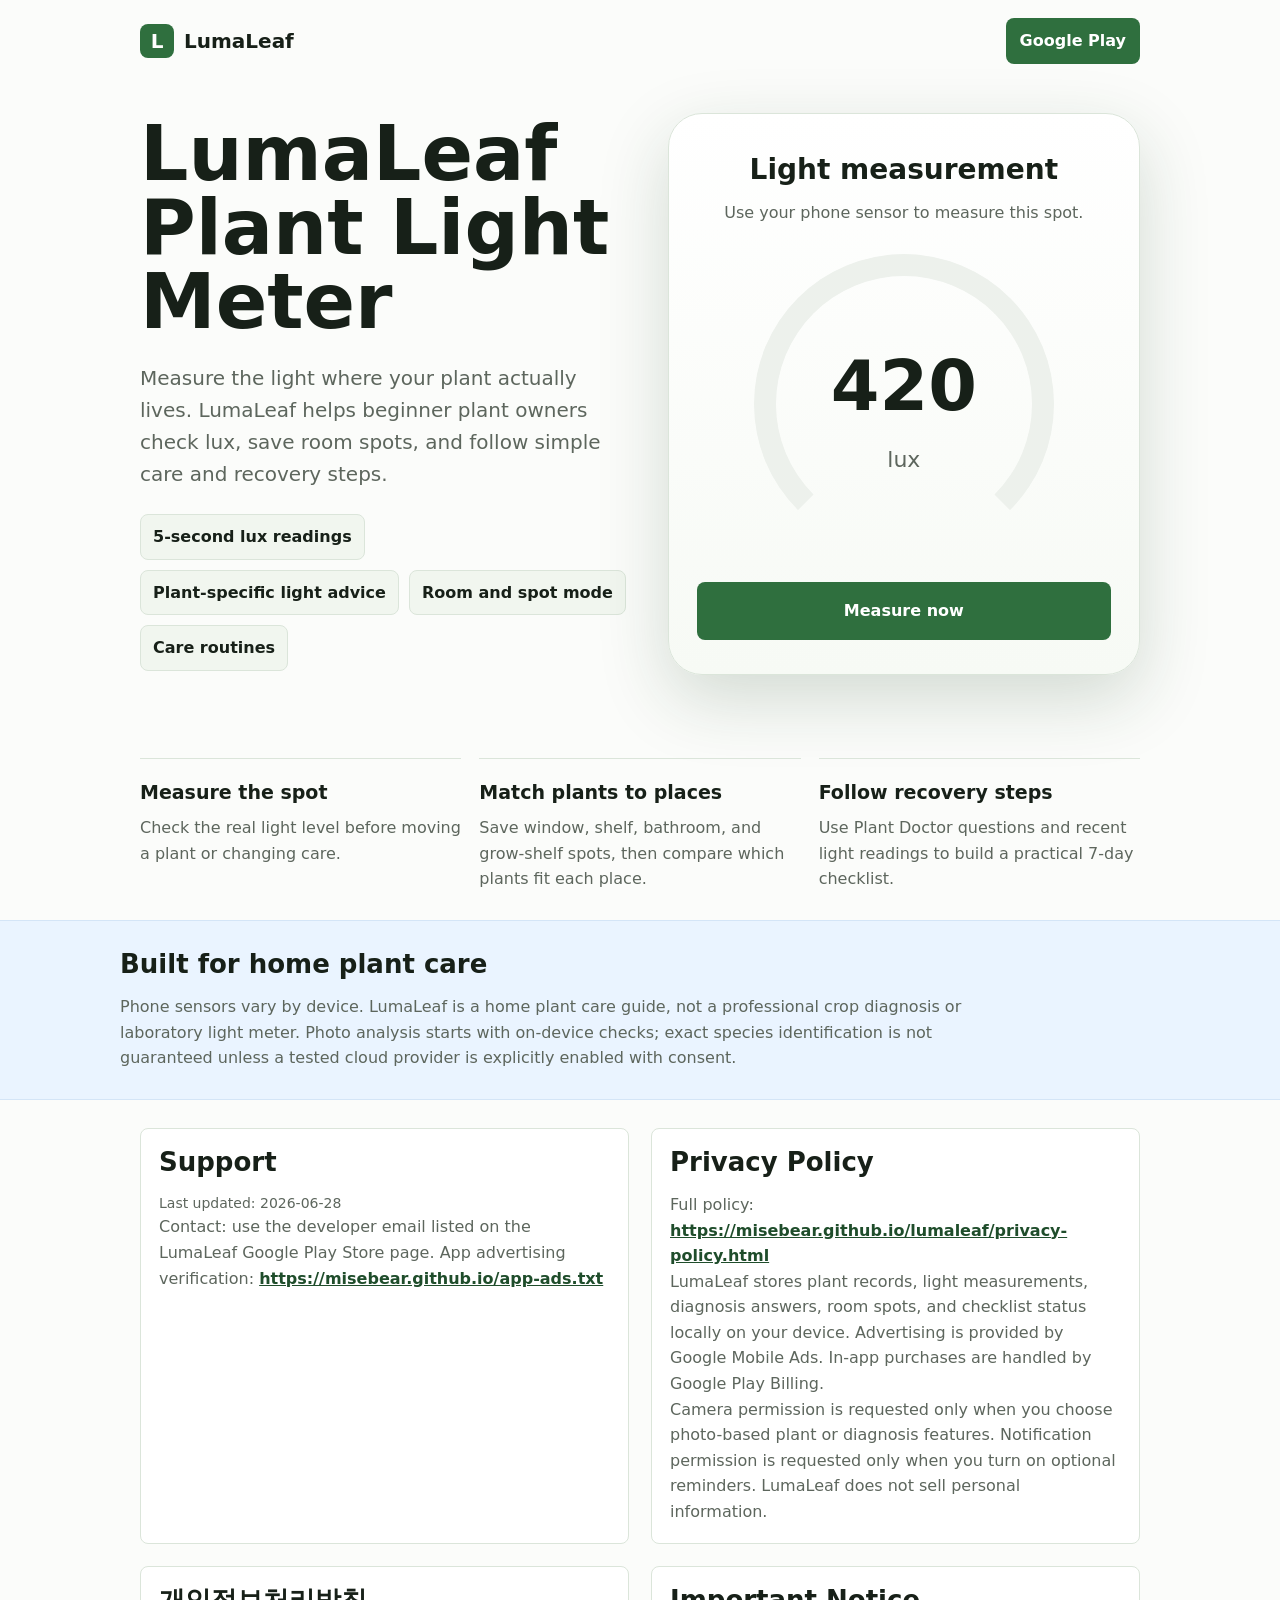
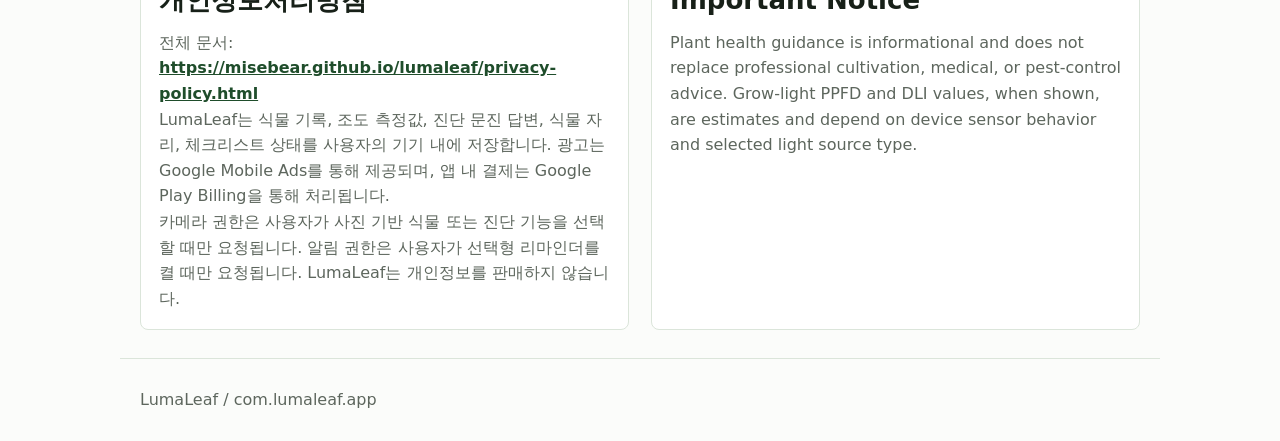
<file: lumaleaf/index.html>
<!doctype html>
<html lang="ko">
  <head>
    <meta charset="utf-8">
    <meta name="viewport" content="width=device-width, initial-scale=1">
    <title>LumaLeaf Plant Light Meter / Support</title>
    <meta
      name="description"
      content="LumaLeaf helps indoor plant owners measure plant light, save room spots, and follow practical care and recovery steps."
    >
    <style>
      :root {
        color-scheme: light;
        --bg: #fbfcfa;
        --surface: #ffffff;
        --surface-soft: #f1f6ef;
        --ink: #172018;
        --muted: #5d665d;
        --line: #dbe5da;
        --leaf: #2f6f3e;
        --leaf-deep: #1f4d2b;
        --sun: #f5bf55;
        --blue: #eaf4ff;
      }

      * {
        box-sizing: border-box;
      }

      body {
        margin: 0;
        font-family: Inter, ui-sans-serif, system-ui, -apple-system, BlinkMacSystemFont, "Segoe UI", Arial, sans-serif;
        background: var(--bg);
        color: var(--ink);
        line-height: 1.6;
      }

      a {
        color: var(--leaf-deep);
        font-weight: 700;
      }

      header,
      section,
      footer {
        padding: 28px 20px;
      }

      .wrap {
        width: min(1040px, 100%);
        margin: 0 auto;
      }

      .nav {
        display: flex;
        align-items: center;
        justify-content: space-between;
        gap: 16px;
        padding-top: 18px;
        padding-bottom: 18px;
      }

      .brand {
        display: flex;
        align-items: center;
        gap: 10px;
        font-size: 20px;
        font-weight: 850;
      }

      .mark {
        width: 34px;
        height: 34px;
        display: grid;
        place-items: center;
        border-radius: 8px;
        background: var(--leaf);
        color: #ffffff;
      }

      .store {
        display: inline-block;
        padding: 10px 14px;
        border-radius: 8px;
        background: var(--leaf);
        color: #ffffff;
        text-decoration: none;
      }

      .hero {
        min-height: 72vh;
        display: grid;
        grid-template-columns: minmax(0, 1.02fr) minmax(300px, .98fr);
        gap: 36px;
        align-items: center;
        padding-top: 18px;
        padding-bottom: 42px;
      }

      h1 {
        margin: 0 0 22px;
        font-size: clamp(42px, 7vw, 76px);
        line-height: .98;
        letter-spacing: 0;
      }

      h2 {
        margin: 0 0 14px;
        font-size: 26px;
        line-height: 1.2;
      }

      h3 {
        margin: 0 0 8px;
        font-size: 19px;
      }

      .lead {
        max-width: 660px;
        margin: 0 0 24px;
        color: var(--muted);
        font-size: 20px;
      }

      .chips {
        display: flex;
        flex-wrap: wrap;
        gap: 10px;
      }

      .chip {
        padding: 9px 12px;
        border: 1px solid var(--line);
        border-radius: 8px;
        background: var(--surface-soft);
        font-weight: 750;
      }

      .phone {
        min-height: 560px;
        display: flex;
        flex-direction: column;
        justify-content: space-between;
        padding: 34px 28px;
        border: 1px solid var(--line);
        border-radius: 34px;
        background: linear-gradient(180deg, #ffffff 0%, #f7faf5 100%);
        box-shadow: 0 24px 70px rgba(28, 64, 36, .18);
      }

      .meter-title {
        font-size: 28px;
        font-weight: 850;
        text-align: center;
      }

      .meter-copy {
        margin-top: 8px;
        color: var(--muted);
        text-align: center;
      }

      .gauge {
        width: min(300px, 78%);
        aspect-ratio: 1;
        display: grid;
        place-items: center;
        margin: 28px auto;
        border: 22px solid #edf1ec;
        border-bottom-color: transparent;
        border-radius: 50%;
      }

      .lux {
        font-size: 70px;
        font-weight: 900;
        text-align: center;
      }

      .lux span {
        display: block;
        color: var(--muted);
        font-size: 22px;
        font-weight: 500;
      }

      .action {
        padding: 16px;
        border-radius: 8px;
        background: var(--leaf);
        color: #ffffff;
        text-align: center;
        font-weight: 850;
      }

      .grid {
        display: grid;
        grid-template-columns: repeat(3, minmax(0, 1fr));
        gap: 18px;
      }

      .feature {
        padding-top: 18px;
        border-top: 1px solid var(--line);
      }

      .feature p,
      .trust p,
      .policy p,
      footer p {
        margin: 0;
        color: var(--muted);
      }

      .trust {
        border-top: 1px solid #d4e5f7;
        border-bottom: 1px solid #d4e5f7;
        background: var(--blue);
      }

      .trust p {
        max-width: 880px;
      }

      .policy {
        display: grid;
        grid-template-columns: minmax(0, 1fr) minmax(0, 1fr);
        gap: 22px;
      }

      .panel {
        padding: 18px;
        border: 1px solid var(--line);
        border-radius: 8px;
        background: var(--surface);
      }

      .meta {
        color: var(--muted);
        font-size: 14px;
      }

      footer {
        border-top: 1px solid var(--line);
      }

      @media (max-width: 820px) {
        .hero {
          min-height: auto;
          grid-template-columns: 1fr;
        }

        .phone {
          min-height: 500px;
        }

        .grid,
        .policy {
          grid-template-columns: 1fr;
        }

        .nav {
          align-items: flex-start;
        }
      }
    </style>
  </head>
  <body>
    <header class="wrap nav">
      <div class="brand"><span class="mark">L</span> LumaLeaf</div>
      <a class="store" href="https://play.google.com/store/apps/details?id=com.lumaleaf.app">Google Play</a>
    </header>

    <main>
      <section class="wrap hero">
        <div>
          <h1>LumaLeaf Plant Light Meter</h1>
          <p class="lead">
            Measure the light where your plant actually lives. LumaLeaf helps beginner plant owners check lux,
            save room spots, and follow simple care and recovery steps.
          </p>
          <div class="chips" aria-label="LumaLeaf features">
            <span class="chip">5-second lux readings</span>
            <span class="chip">Plant-specific light advice</span>
            <span class="chip">Room and spot mode</span>
            <span class="chip">Care routines</span>
          </div>
        </div>
        <div class="phone" aria-label="LumaLeaf light meter preview">
          <div>
            <div class="meter-title">Light measurement</div>
            <div class="meter-copy">Use your phone sensor to measure this spot.</div>
          </div>
          <div class="gauge"><div class="lux">420<span>lux</span></div></div>
          <div class="action">Measure now</div>
        </div>
      </section>

      <section class="wrap grid" aria-label="Product features">
        <div class="feature">
          <h3>Measure the spot</h3>
          <p>Check the real light level before moving a plant or changing care.</p>
        </div>
        <div class="feature">
          <h3>Match plants to places</h3>
          <p>Save window, shelf, bathroom, and grow-shelf spots, then compare which plants fit each place.</p>
        </div>
        <div class="feature">
          <h3>Follow recovery steps</h3>
          <p>Use Plant Doctor questions and recent light readings to build a practical 7-day checklist.</p>
        </div>
      </section>

      <section class="trust">
        <div class="wrap">
          <h2>Built for home plant care</h2>
          <p>
            Phone sensors vary by device. LumaLeaf is a home plant care guide, not a professional crop diagnosis
            or laboratory light meter. Photo analysis starts with on-device checks; exact species identification is
            not guaranteed unless a tested cloud provider is explicitly enabled with consent.
          </p>
        </div>
      </section>

      <section class="wrap policy" aria-label="Support and privacy">
        <div class="panel">
          <h2>Support</h2>
          <p class="meta">Last updated: 2026-06-28</p>
          <p>
            Contact: use the developer email listed on the LumaLeaf Google Play Store page.
            App advertising verification:
            <a href="/app-ads.txt">https://misebear.github.io/app-ads.txt</a>
          </p>
        </div>
        <div class="panel">
          <h2>Privacy Policy</h2>
          <p>
            Full policy:
            <a href="/lumaleaf/privacy-policy.html">https://misebear.github.io/lumaleaf/privacy-policy.html</a>
          </p>
          <p>
            LumaLeaf stores plant records, light measurements, diagnosis answers, room spots, and checklist status
            locally on your device. Advertising is provided by Google Mobile Ads. In-app purchases are handled by
            Google Play Billing.
          </p>
          <p>
            Camera permission is requested only when you choose photo-based plant or diagnosis features.
            Notification permission is requested only when you turn on optional reminders. LumaLeaf does not sell
            personal information.
          </p>
        </div>
        <div class="panel">
          <h2>개인정보처리방침</h2>
          <p>
            전체 문서:
            <a href="/lumaleaf/privacy-policy.html">https://misebear.github.io/lumaleaf/privacy-policy.html</a>
          </p>
          <p>
            LumaLeaf는 식물 기록, 조도 측정값, 진단 문진 답변, 식물 자리, 체크리스트 상태를 사용자의 기기 내에 저장합니다.
            광고는 Google Mobile Ads를 통해 제공되며, 앱 내 결제는 Google Play Billing을 통해 처리됩니다.
          </p>
          <p>
            카메라 권한은 사용자가 사진 기반 식물 또는 진단 기능을 선택할 때만 요청됩니다.
            알림 권한은 사용자가 선택형 리마인더를 켤 때만 요청됩니다. LumaLeaf는 개인정보를 판매하지 않습니다.
          </p>
        </div>
        <div class="panel">
          <h2>Important Notice</h2>
          <p>
            Plant health guidance is informational and does not replace professional cultivation, medical, or
            pest-control advice. Grow-light PPFD and DLI values, when shown, are estimates and depend on device
            sensor behavior and selected light source type.
          </p>
        </div>
      </section>
    </main>

    <footer class="wrap">
      <p>LumaLeaf / com.lumaleaf.app</p>
    </footer>
  </body>
</html>
</file>
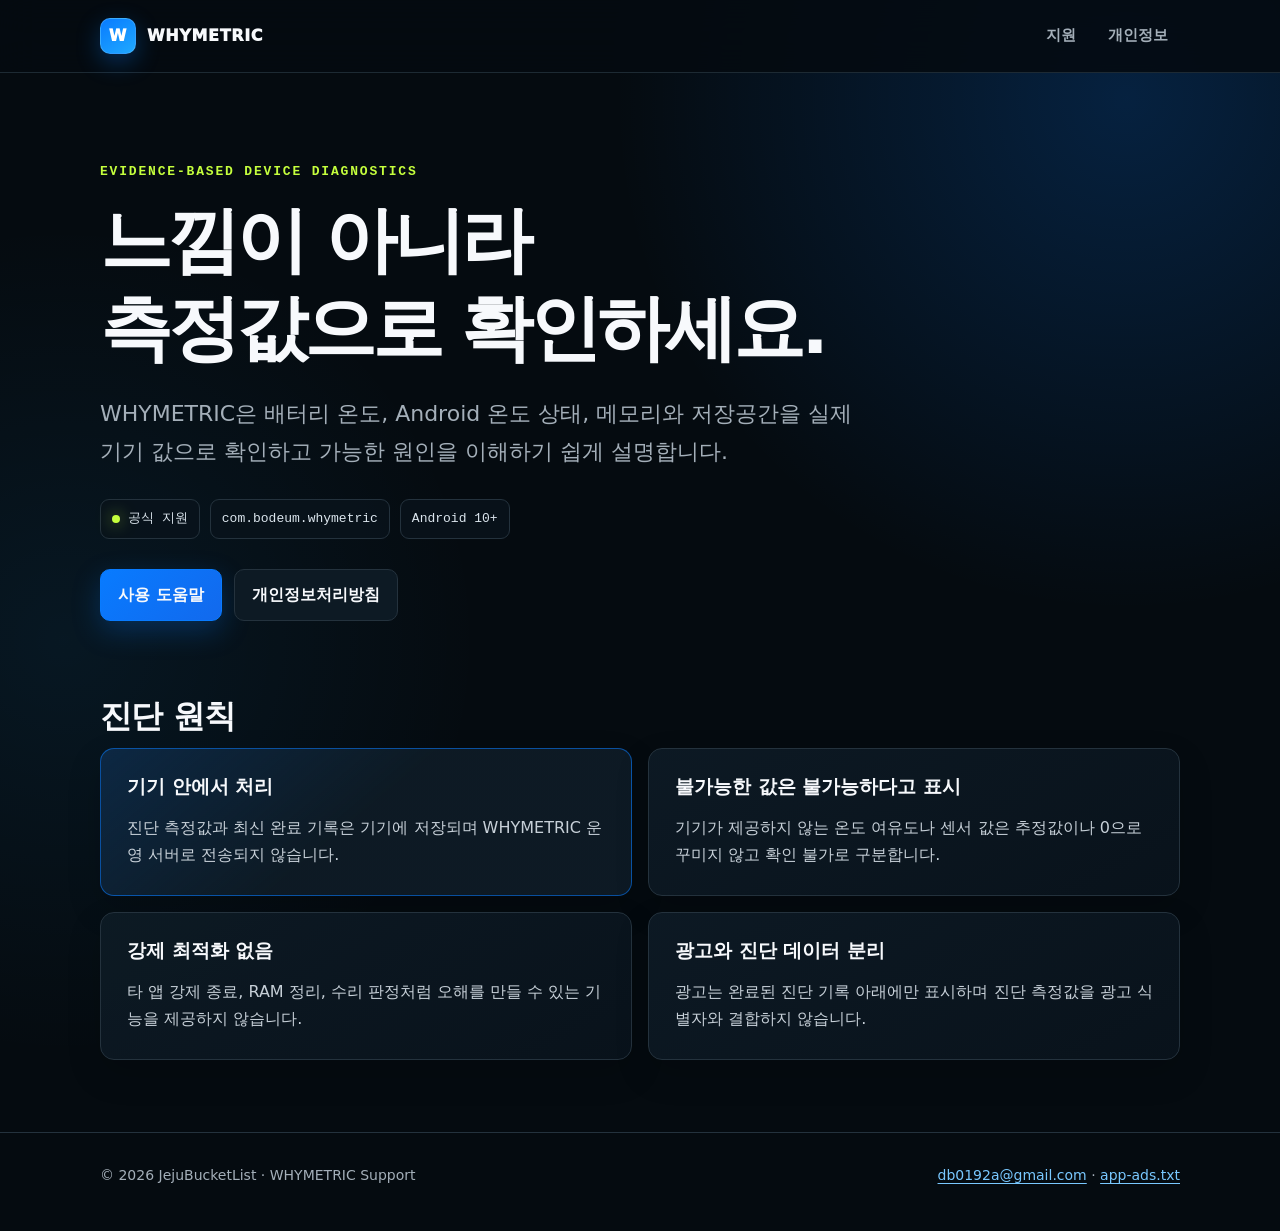
<file: whymetric/index.html>
<!doctype html>
<html lang="ko">
  <head>
    <meta charset="utf-8">
    <meta name="viewport" content="width=device-width, initial-scale=1">
    <meta name="theme-color" content="#050b10">
    <meta name="description" content="WHYMETRIC Android 기기 진단 앱의 공식 지원, 개인정보처리방침과 광고 판매자 정보를 확인하세요.">
    <link rel="canonical" href="https://misebear.github.io/whymetric/">
    <link rel="stylesheet" href="./assets/site.css">
    <title>WHYMETRIC 공식 지원</title>
    <script type="application/ld+json">
      {
        "@context": "https://schema.org",
        "@type": "SoftwareApplication",
        "name": "WHYMETRIC",
        "applicationCategory": "UtilitiesApplication",
        "operatingSystem": "Android",
        "description": "배터리 온도, Android 온도 상태, 메모리와 저장공간을 근거와 함께 설명하는 기기 진단 앱",
        "url": "https://misebear.github.io/whymetric/"
      }
    </script>
  </head>
  <body>
    <a class="skip-link" href="#content">본문으로 이동</a>
    <header class="site-header">
      <nav class="nav shell" aria-label="주요 메뉴">
        <a class="brand" href="./" aria-label="WHYMETRIC 홈">
          <span class="brand-mark" aria-hidden="true">W</span>
          <span>WHYMETRIC</span>
        </a>
        <div class="nav-links">
          <a href="./support/">지원</a>
          <a href="./privacy/">개인정보</a>
        </div>
      </nav>
    </header>

    <main id="content">
      <section class="hero shell">
        <p class="eyebrow">Evidence-based device diagnostics</p>
        <h1>느낌이 아니라<br>측정값으로 확인하세요.</h1>
        <p class="lead">
          WHYMETRIC은 배터리 온도, Android 온도 상태, 메모리와 저장공간을 실제 기기 값으로 확인하고
          가능한 원인을 이해하기 쉽게 설명합니다.
        </p>
        <div class="meta-row" aria-label="앱 정보">
          <span class="chip"><span class="dot" aria-hidden="true"></span> 공식 지원</span>
          <span class="chip">com.bodeum.whymetric</span>
          <span class="chip">Android 10+</span>
        </div>
        <div class="actions">
          <a class="button primary" href="./support/">사용 도움말</a>
          <a class="button" href="./privacy/">개인정보처리방침</a>
        </div>
      </section>

      <section class="section shell" aria-labelledby="principles-title">
        <h2 id="principles-title">진단 원칙</h2>
        <div class="grid">
          <article class="card accent">
            <h3>기기 안에서 처리</h3>
            <p>진단 측정값과 최신 완료 기록은 기기에 저장되며 WHYMETRIC 운영 서버로 전송되지 않습니다.</p>
          </article>
          <article class="card">
            <h3>불가능한 값은 불가능하다고 표시</h3>
            <p>기기가 제공하지 않는 온도 여유도나 센서 값은 추정값이나 0으로 꾸미지 않고 확인 불가로 구분합니다.</p>
          </article>
          <article class="card">
            <h3>강제 최적화 없음</h3>
            <p>타 앱 강제 종료, RAM 정리, 수리 판정처럼 오해를 만들 수 있는 기능을 제공하지 않습니다.</p>
          </article>
          <article class="card">
            <h3>광고와 진단 데이터 분리</h3>
            <p>광고는 완료된 진단 기록 아래에만 표시하며 진단 측정값을 광고 식별자와 결합하지 않습니다.</p>
          </article>
        </div>
      </section>
    </main>

    <footer class="site-footer">
      <div class="footer-row shell">
        <p>© 2026 JejuBucketList · WHYMETRIC Support</p>
        <p><a href="mailto:db0192a@gmail.com">db0192a@gmail.com</a> · <a href="../app-ads.txt">app-ads.txt</a></p>
      </div>
    </footer>
  </body>
</html>
</file>
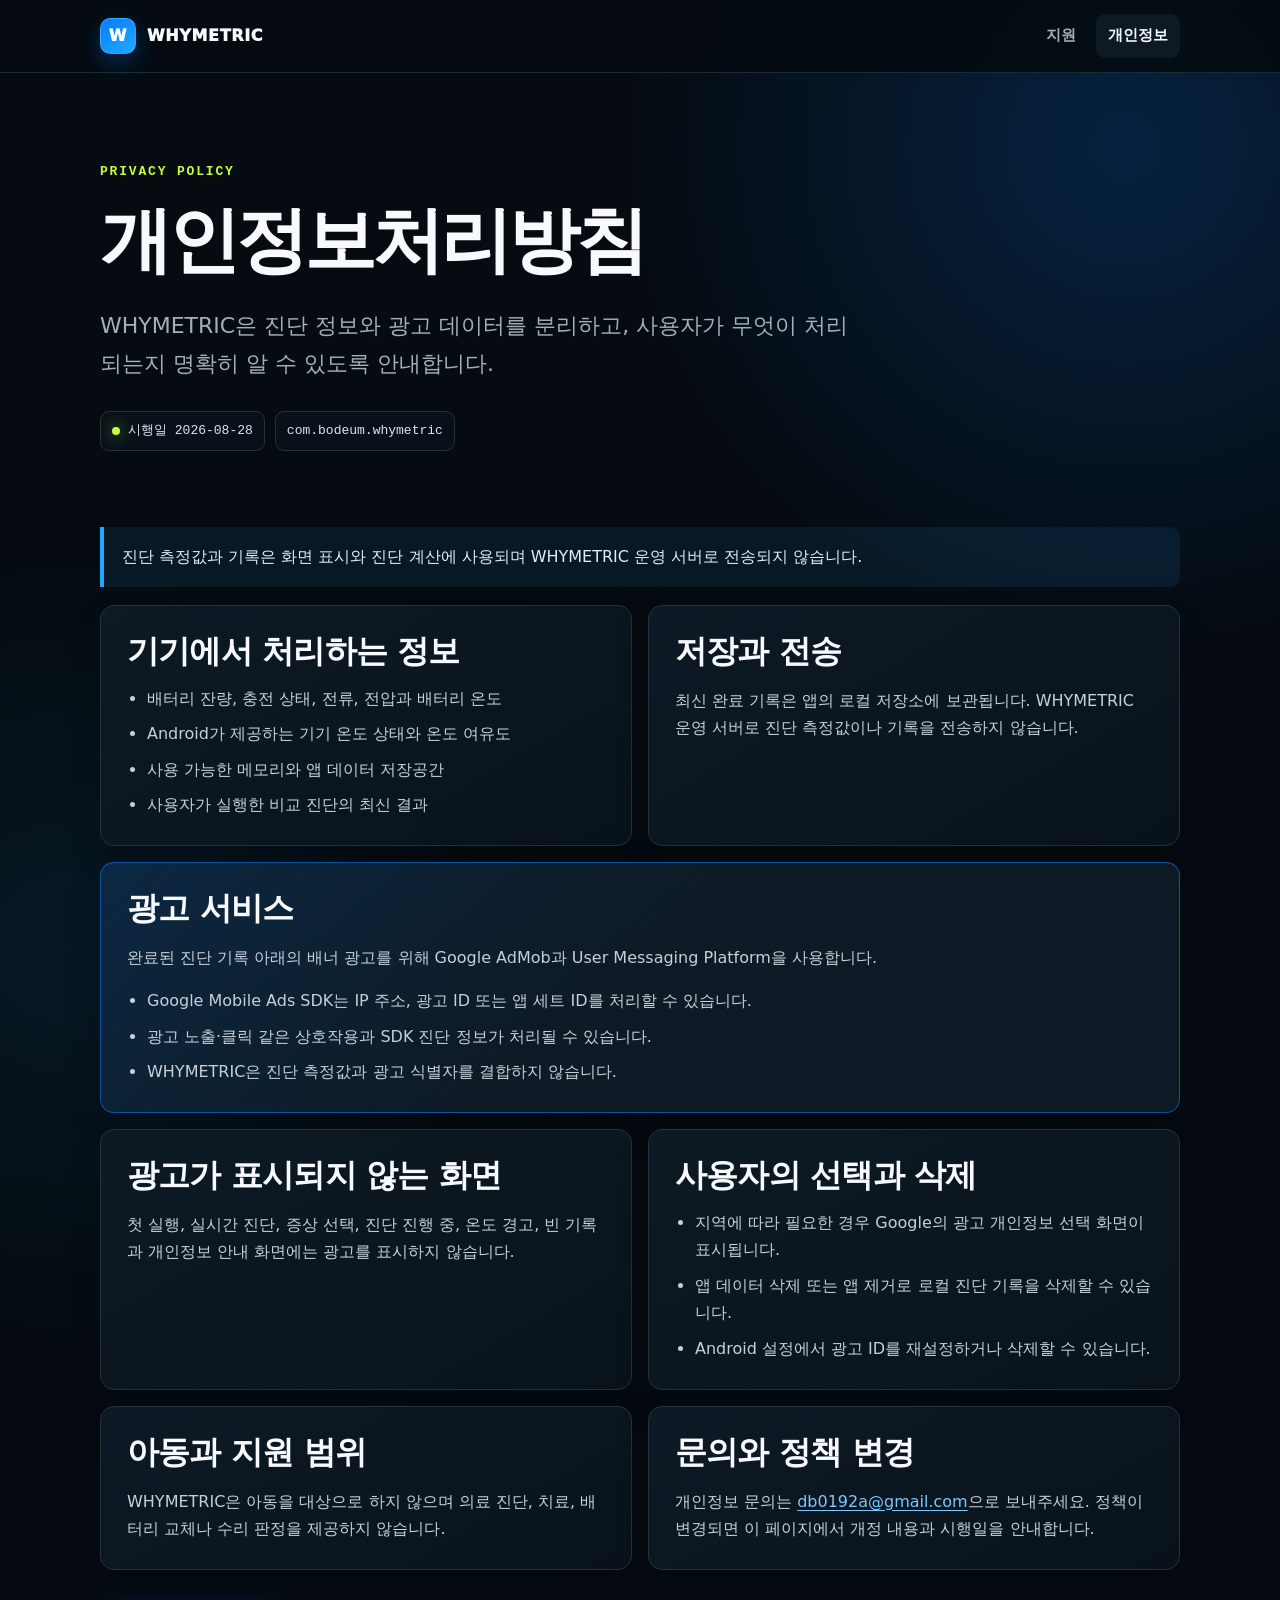
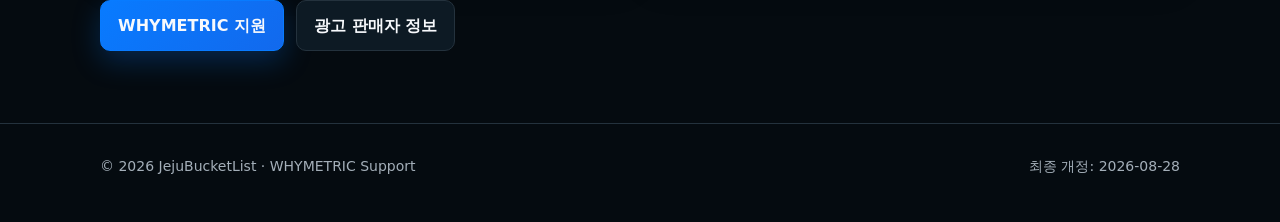
<file: whymetric/privacy/index.html>
<!doctype html>
<html lang="ko">
  <head>
    <meta charset="utf-8">
    <meta name="viewport" content="width=device-width, initial-scale=1">
    <meta name="theme-color" content="#050b10">
    <meta name="description" content="WHYMETRIC Android 진단 앱의 로컬 진단 정보, Google AdMob 데이터 처리, 보관과 삭제 방법을 안내합니다.">
    <link rel="canonical" href="https://misebear.github.io/whymetric/privacy/">
    <link rel="stylesheet" href="../assets/site.css">
    <title>WHYMETRIC 개인정보처리방침</title>
  </head>
  <body>
    <a class="skip-link" href="#content">본문으로 이동</a>
    <header class="site-header">
      <nav class="nav shell" aria-label="주요 메뉴">
        <a class="brand" href="../" aria-label="WHYMETRIC 홈">
          <span class="brand-mark" aria-hidden="true">W</span>
          <span>WHYMETRIC</span>
        </a>
        <div class="nav-links">
          <a href="../support/">지원</a>
          <a href="./" aria-current="page">개인정보</a>
        </div>
      </nav>
    </header>

    <main id="content">
      <section class="hero shell">
        <p class="eyebrow">Privacy policy</p>
        <h1>개인정보처리방침</h1>
        <p class="lead">
          WHYMETRIC은 진단 정보와 광고 데이터를 분리하고, 사용자가 무엇이 처리되는지 명확히 알 수 있도록 안내합니다.
        </p>
        <div class="meta-row">
          <span class="chip"><span class="dot" aria-hidden="true"></span> 시행일 2026-08-28</span>
          <span class="chip">com.bodeum.whymetric</span>
        </div>
      </section>

      <section class="section shell" aria-label="개인정보 처리 내용">
        <p class="notice">
          진단 측정값과 기록은 화면 표시와 진단 계산에 사용되며 WHYMETRIC 운영 서버로 전송되지 않습니다.
        </p>
        <div class="grid">
          <article class="card">
            <h2>기기에서 처리하는 정보</h2>
            <ul>
              <li>배터리 잔량, 충전 상태, 전류, 전압과 배터리 온도</li>
              <li>Android가 제공하는 기기 온도 상태와 온도 여유도</li>
              <li>사용 가능한 메모리와 앱 데이터 저장공간</li>
              <li>사용자가 실행한 비교 진단의 최신 결과</li>
            </ul>
          </article>

          <article class="card">
            <h2>저장과 전송</h2>
            <p>
              최신 완료 기록은 앱의 로컬 저장소에 보관됩니다. WHYMETRIC 운영 서버로 진단 측정값이나 기록을
              전송하지 않습니다.
            </p>
          </article>

          <article class="card wide accent">
            <h2>광고 서비스</h2>
            <p>완료된 진단 기록 아래의 배너 광고를 위해 Google AdMob과 User Messaging Platform을 사용합니다.</p>
            <ul>
              <li>Google Mobile Ads SDK는 IP 주소, 광고 ID 또는 앱 세트 ID를 처리할 수 있습니다.</li>
              <li>광고 노출·클릭 같은 상호작용과 SDK 진단 정보가 처리될 수 있습니다.</li>
              <li>WHYMETRIC은 진단 측정값과 광고 식별자를 결합하지 않습니다.</li>
            </ul>
          </article>

          <article class="card">
            <h2>광고가 표시되지 않는 화면</h2>
            <p>
              첫 실행, 실시간 진단, 증상 선택, 진단 진행 중, 온도 경고, 빈 기록과 개인정보 안내 화면에는
              광고를 표시하지 않습니다.
            </p>
          </article>

          <article class="card">
            <h2>사용자의 선택과 삭제</h2>
            <ul>
              <li>지역에 따라 필요한 경우 Google의 광고 개인정보 선택 화면이 표시됩니다.</li>
              <li>앱 데이터 삭제 또는 앱 제거로 로컬 진단 기록을 삭제할 수 있습니다.</li>
              <li>Android 설정에서 광고 ID를 재설정하거나 삭제할 수 있습니다.</li>
            </ul>
          </article>

          <article class="card">
            <h2>아동과 지원 범위</h2>
            <p>
              WHYMETRIC은 아동을 대상으로 하지 않으며 의료 진단, 치료, 배터리 교체나 수리 판정을 제공하지 않습니다.
            </p>
          </article>

          <article class="card">
            <h2>문의와 정책 변경</h2>
            <p>
              개인정보 문의는 <a href="mailto:db0192a@gmail.com">db0192a@gmail.com</a>으로 보내주세요.
              정책이 변경되면 이 페이지에서 개정 내용과 시행일을 안내합니다.
            </p>
          </article>
        </div>
        <div class="actions">
          <a class="button primary" href="../support/">WHYMETRIC 지원</a>
          <a class="button" href="../../app-ads.txt">광고 판매자 정보</a>
        </div>
      </section>
    </main>

    <footer class="site-footer">
      <div class="footer-row shell">
        <p>© 2026 JejuBucketList · WHYMETRIC Support</p>
        <p>최종 개정: 2026-08-28</p>
      </div>
    </footer>
  </body>
</html>
</file>
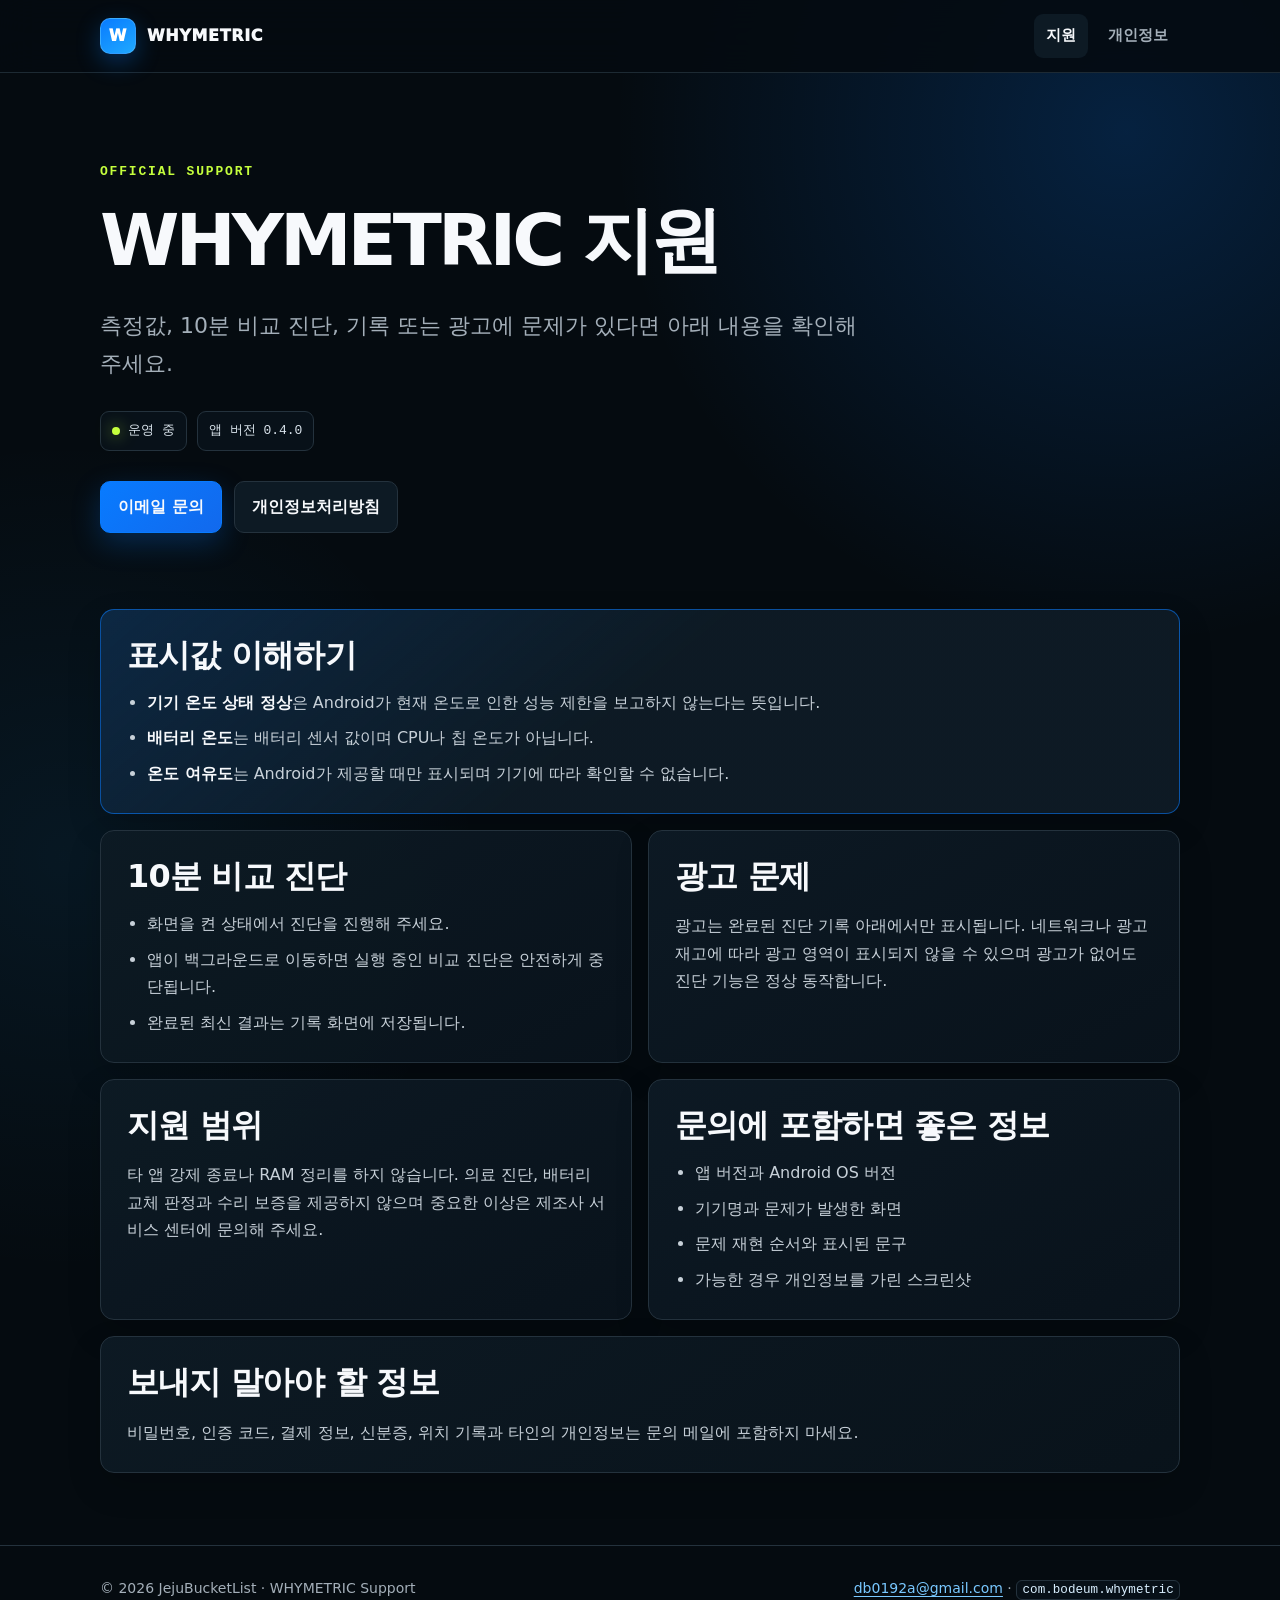
<file: whymetric/support/index.html>
<!doctype html>
<html lang="ko">
  <head>
    <meta charset="utf-8">
    <meta name="viewport" content="width=device-width, initial-scale=1">
    <meta name="theme-color" content="#050b10">
    <meta name="description" content="WHYMETRIC 배터리 온도, 기기 온도 상태, 비교 진단, 광고와 기록 관련 공식 지원 안내입니다.">
    <link rel="canonical" href="https://misebear.github.io/whymetric/support/">
    <link rel="stylesheet" href="../assets/site.css">
    <title>WHYMETRIC 지원</title>
  </head>
  <body>
    <a class="skip-link" href="#content">본문으로 이동</a>
    <header class="site-header">
      <nav class="nav shell" aria-label="주요 메뉴">
        <a class="brand" href="../" aria-label="WHYMETRIC 홈">
          <span class="brand-mark" aria-hidden="true">W</span>
          <span>WHYMETRIC</span>
        </a>
        <div class="nav-links">
          <a href="./" aria-current="page">지원</a>
          <a href="../privacy/">개인정보</a>
        </div>
      </nav>
    </header>

    <main id="content">
      <section class="hero shell">
        <p class="eyebrow">Official support</p>
        <h1>WHYMETRIC 지원</h1>
        <p class="lead">
          측정값, 10분 비교 진단, 기록 또는 광고에 문제가 있다면 아래 내용을 확인해 주세요.
        </p>
        <div class="meta-row">
          <span class="chip"><span class="dot" aria-hidden="true"></span> 운영 중</span>
          <span class="chip">앱 버전 0.4.0</span>
        </div>
        <div class="actions">
          <a class="button primary" href="mailto:db0192a@gmail.com?subject=%5BWHYMETRIC%5D%20%EB%AC%B8%EC%9D%98">이메일 문의</a>
          <a class="button" href="../privacy/">개인정보처리방침</a>
        </div>
      </section>

      <section class="section shell" aria-label="지원 안내">
        <div class="grid">
          <article class="card wide accent">
            <h2>표시값 이해하기</h2>
            <ul>
              <li><strong>기기 온도 상태 정상</strong>은 Android가 현재 온도로 인한 성능 제한을 보고하지 않는다는 뜻입니다.</li>
              <li><strong>배터리 온도</strong>는 배터리 센서 값이며 CPU나 칩 온도가 아닙니다.</li>
              <li><strong>온도 여유도</strong>는 Android가 제공할 때만 표시되며 기기에 따라 확인할 수 없습니다.</li>
            </ul>
          </article>

          <article class="card">
            <h2>10분 비교 진단</h2>
            <ul>
              <li>화면을 켠 상태에서 진단을 진행해 주세요.</li>
              <li>앱이 백그라운드로 이동하면 실행 중인 비교 진단은 안전하게 중단됩니다.</li>
              <li>완료된 최신 결과는 기록 화면에 저장됩니다.</li>
            </ul>
          </article>

          <article class="card">
            <h2>광고 문제</h2>
            <p>
              광고는 완료된 진단 기록 아래에서만 표시됩니다. 네트워크나 광고 재고에 따라 광고 영역이 표시되지
              않을 수 있으며 광고가 없어도 진단 기능은 정상 동작합니다.
            </p>
          </article>

          <article class="card">
            <h2>지원 범위</h2>
            <p>
              타 앱 강제 종료나 RAM 정리를 하지 않습니다. 의료 진단, 배터리 교체 판정과 수리 보증을 제공하지 않으며
              중요한 이상은 제조사 서비스 센터에 문의해 주세요.
            </p>
          </article>

          <article class="card">
            <h2>문의에 포함하면 좋은 정보</h2>
            <ul>
              <li>앱 버전과 Android OS 버전</li>
              <li>기기명과 문제가 발생한 화면</li>
              <li>문제 재현 순서와 표시된 문구</li>
              <li>가능한 경우 개인정보를 가린 스크린샷</li>
            </ul>
          </article>

          <article class="card wide">
            <h2>보내지 말아야 할 정보</h2>
            <p>
              비밀번호, 인증 코드, 결제 정보, 신분증, 위치 기록과 타인의 개인정보는 문의 메일에 포함하지 마세요.
            </p>
          </article>
        </div>
      </section>
    </main>

    <footer class="site-footer">
      <div class="footer-row shell">
        <p>© 2026 JejuBucketList · WHYMETRIC Support</p>
        <p><a href="mailto:db0192a@gmail.com">db0192a@gmail.com</a> · <code>com.bodeum.whymetric</code></p>
      </div>
    </footer>
  </body>
</html>
</file>
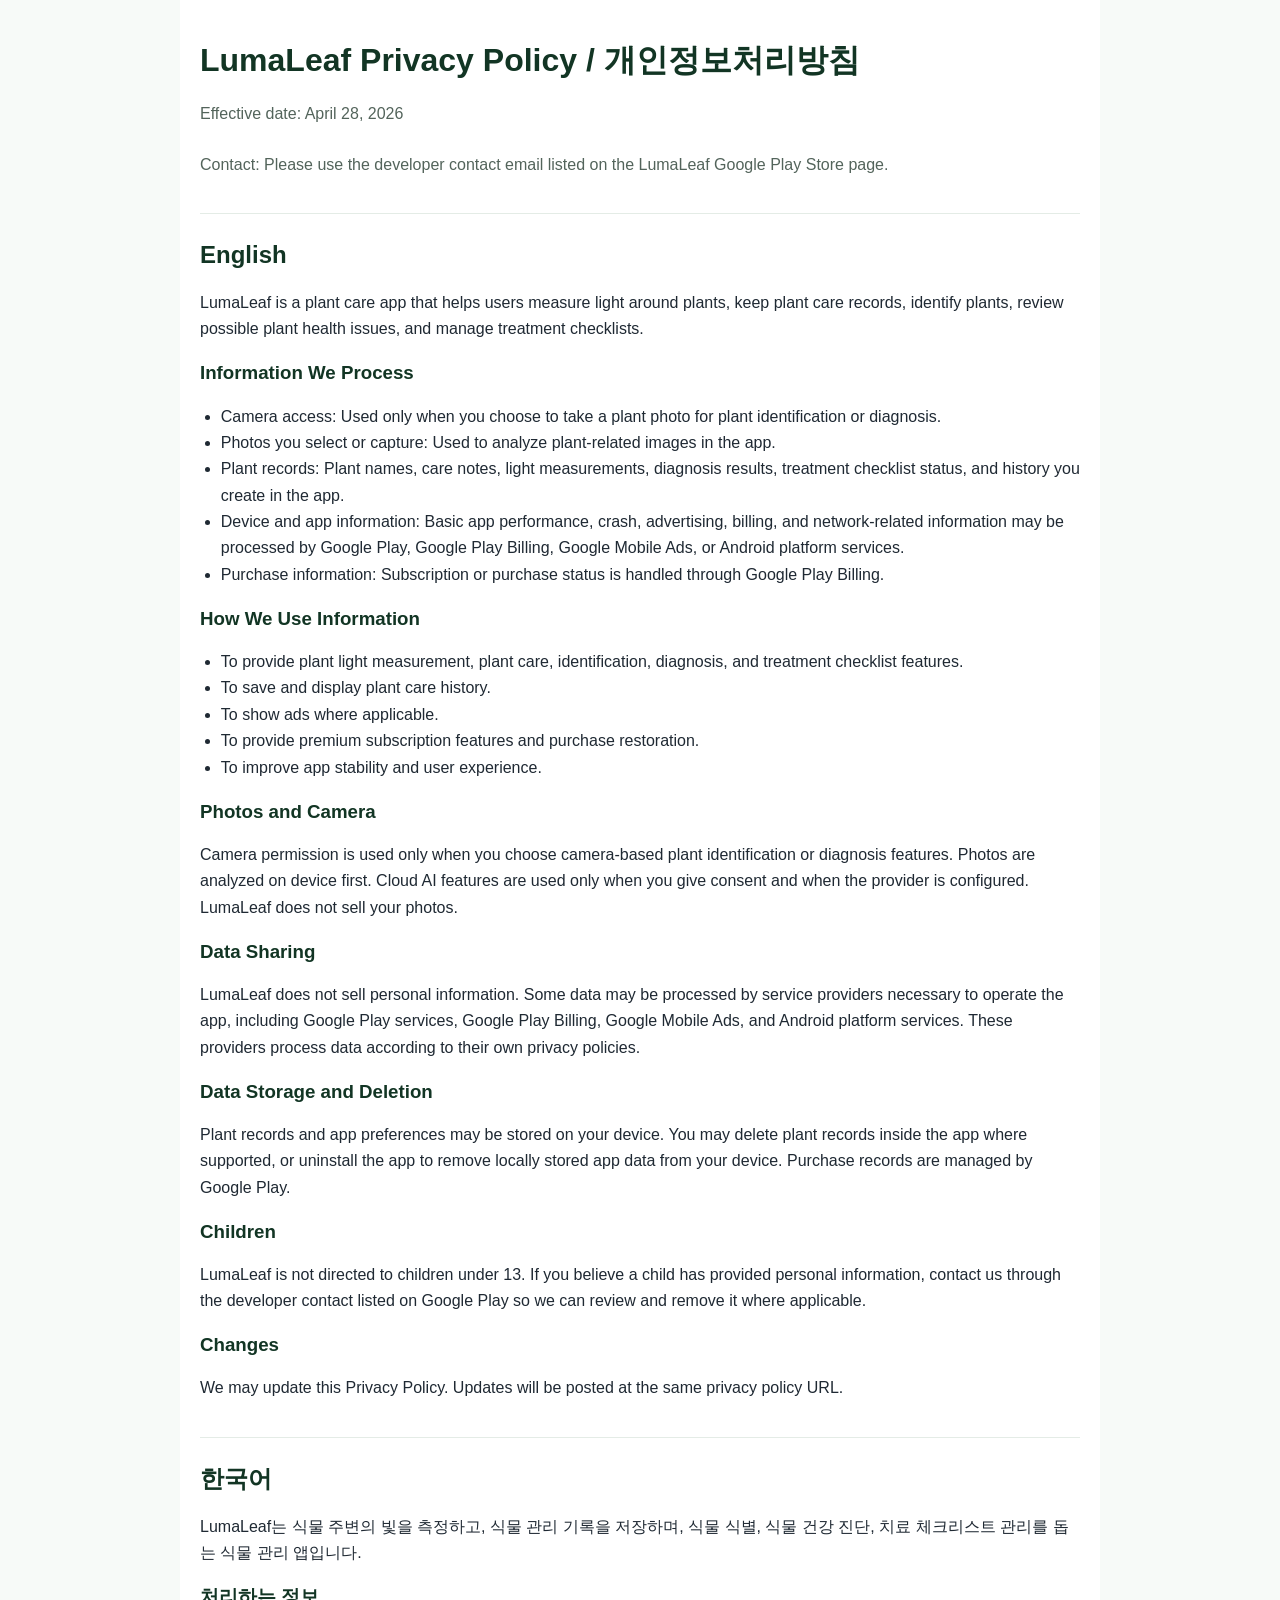
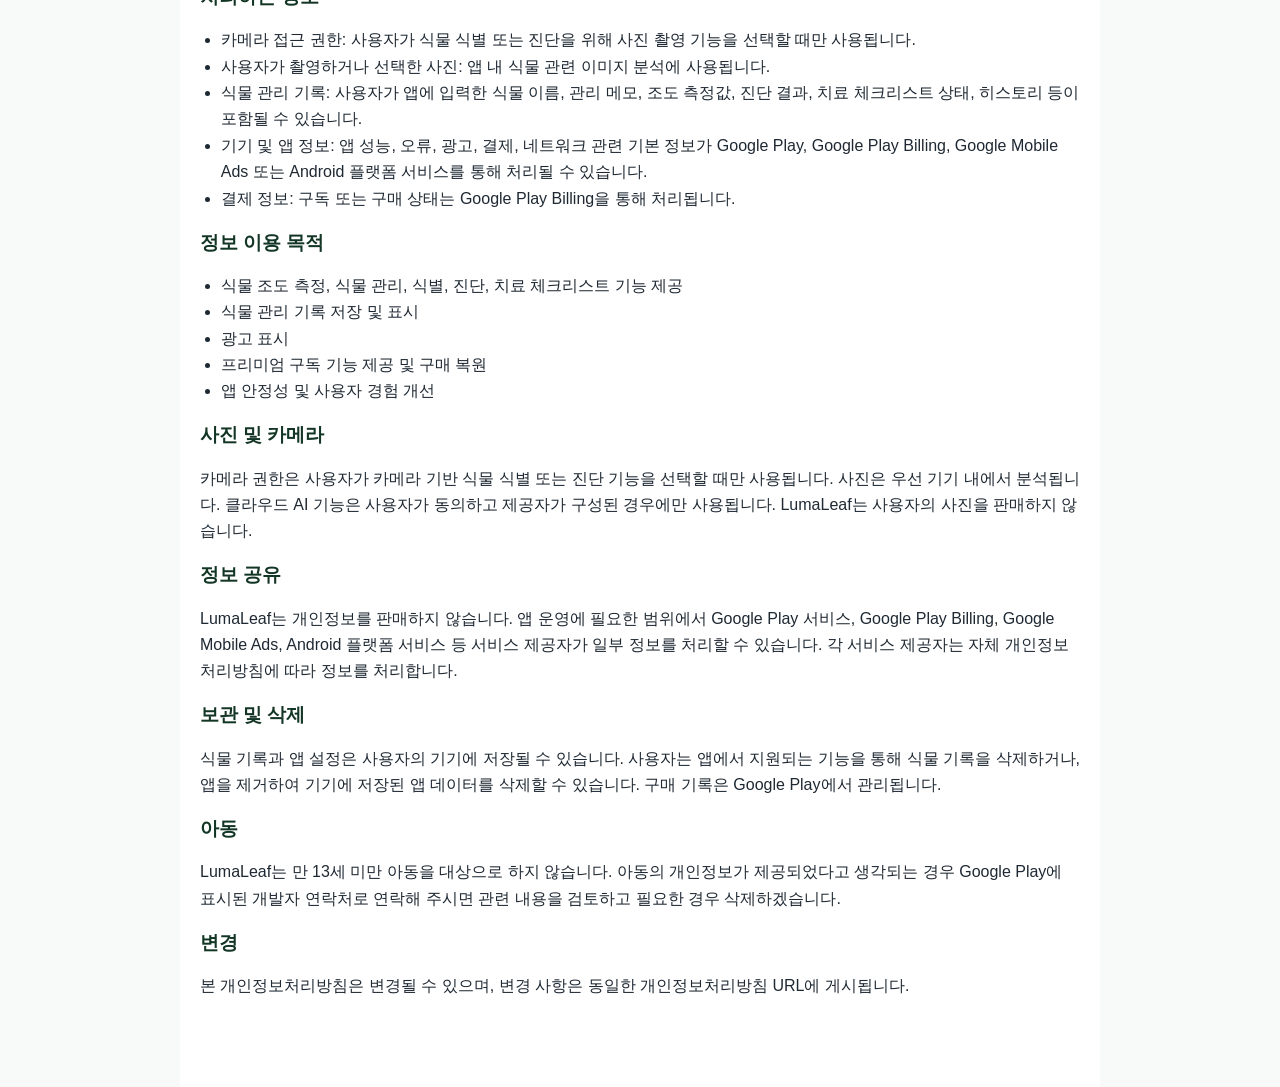
<file: lumaleaf/privacy-policy.html>
<!doctype html>
<html lang="ko">
<head>
  <meta charset="utf-8">
  <meta name="viewport" content="width=device-width, initial-scale=1">
  <title>LumaLeaf Privacy Policy / 개인정보처리방침</title>
  <style>
    body {
      font-family: -apple-system, BlinkMacSystemFont, "Segoe UI", sans-serif;
      line-height: 1.65;
      margin: 0;
      color: #1f2933;
      background: #f7faf8;
    }
    main {
      max-width: 880px;
      margin: 0 auto;
      padding: 40px 20px 72px;
      background: #ffffff;
    }
    h1, h2, h3 {
      line-height: 1.25;
      color: #123524;
    }
    h1 {
      margin-top: 0;
      font-size: 2rem;
    }
    h2 {
      margin-top: 2.2rem;
      border-top: 1px solid #e4ece6;
      padding-top: 1.6rem;
    }
    .meta {
      color: #53645b;
      margin-bottom: 1.5rem;
    }
    ul {
      padding-left: 1.3rem;
    }
    a {
      color: #0f7a45;
    }
  </style>
</head>
<body>
  <main>
    <h1>LumaLeaf Privacy Policy / 개인정보처리방침</h1>
    <p class="meta">Effective date: April 28, 2026</p>
    <p class="meta">Contact: Please use the developer contact email listed on the LumaLeaf Google Play Store page.</p>

    <h2>English</h2>
    <p>LumaLeaf is a plant care app that helps users measure light around plants, keep plant care records, identify plants, review possible plant health issues, and manage treatment checklists.</p>

    <h3>Information We Process</h3>
    <ul>
      <li>Camera access: Used only when you choose to take a plant photo for plant identification or diagnosis.</li>
      <li>Photos you select or capture: Used to analyze plant-related images in the app.</li>
      <li>Plant records: Plant names, care notes, light measurements, diagnosis results, treatment checklist status, and history you create in the app.</li>
      <li>Device and app information: Basic app performance, crash, advertising, billing, and network-related information may be processed by Google Play, Google Play Billing, Google Mobile Ads, or Android platform services.</li>
      <li>Purchase information: Subscription or purchase status is handled through Google Play Billing.</li>
    </ul>

    <h3>How We Use Information</h3>
    <ul>
      <li>To provide plant light measurement, plant care, identification, diagnosis, and treatment checklist features.</li>
      <li>To save and display plant care history.</li>
      <li>To show ads where applicable.</li>
      <li>To provide premium subscription features and purchase restoration.</li>
      <li>To improve app stability and user experience.</li>
    </ul>

    <h3>Photos and Camera</h3>
    <p>Camera permission is used only when you choose camera-based plant identification or diagnosis features. Photos are analyzed on device first. Cloud AI features are used only when you give consent and when the provider is configured. LumaLeaf does not sell your photos.</p>

    <h3>Data Sharing</h3>
    <p>LumaLeaf does not sell personal information. Some data may be processed by service providers necessary to operate the app, including Google Play services, Google Play Billing, Google Mobile Ads, and Android platform services. These providers process data according to their own privacy policies.</p>

    <h3>Data Storage and Deletion</h3>
    <p>Plant records and app preferences may be stored on your device. You may delete plant records inside the app where supported, or uninstall the app to remove locally stored app data from your device. Purchase records are managed by Google Play.</p>

    <h3>Children</h3>
    <p>LumaLeaf is not directed to children under 13. If you believe a child has provided personal information, contact us through the developer contact listed on Google Play so we can review and remove it where applicable.</p>

    <h3>Changes</h3>
    <p>We may update this Privacy Policy. Updates will be posted at the same privacy policy URL.</p>

    <h2>한국어</h2>
    <p>LumaLeaf는 식물 주변의 빛을 측정하고, 식물 관리 기록을 저장하며, 식물 식별, 식물 건강 진단, 치료 체크리스트 관리를 돕는 식물 관리 앱입니다.</p>

    <h3>처리하는 정보</h3>
    <ul>
      <li>카메라 접근 권한: 사용자가 식물 식별 또는 진단을 위해 사진 촬영 기능을 선택할 때만 사용됩니다.</li>
      <li>사용자가 촬영하거나 선택한 사진: 앱 내 식물 관련 이미지 분석에 사용됩니다.</li>
      <li>식물 관리 기록: 사용자가 앱에 입력한 식물 이름, 관리 메모, 조도 측정값, 진단 결과, 치료 체크리스트 상태, 히스토리 등이 포함될 수 있습니다.</li>
      <li>기기 및 앱 정보: 앱 성능, 오류, 광고, 결제, 네트워크 관련 기본 정보가 Google Play, Google Play Billing, Google Mobile Ads 또는 Android 플랫폼 서비스를 통해 처리될 수 있습니다.</li>
      <li>결제 정보: 구독 또는 구매 상태는 Google Play Billing을 통해 처리됩니다.</li>
    </ul>

    <h3>정보 이용 목적</h3>
    <ul>
      <li>식물 조도 측정, 식물 관리, 식별, 진단, 치료 체크리스트 기능 제공</li>
      <li>식물 관리 기록 저장 및 표시</li>
      <li>광고 표시</li>
      <li>프리미엄 구독 기능 제공 및 구매 복원</li>
      <li>앱 안정성 및 사용자 경험 개선</li>
    </ul>

    <h3>사진 및 카메라</h3>
    <p>카메라 권한은 사용자가 카메라 기반 식물 식별 또는 진단 기능을 선택할 때만 사용됩니다. 사진은 우선 기기 내에서 분석됩니다. 클라우드 AI 기능은 사용자가 동의하고 제공자가 구성된 경우에만 사용됩니다. LumaLeaf는 사용자의 사진을 판매하지 않습니다.</p>

    <h3>정보 공유</h3>
    <p>LumaLeaf는 개인정보를 판매하지 않습니다. 앱 운영에 필요한 범위에서 Google Play 서비스, Google Play Billing, Google Mobile Ads, Android 플랫폼 서비스 등 서비스 제공자가 일부 정보를 처리할 수 있습니다. 각 서비스 제공자는 자체 개인정보처리방침에 따라 정보를 처리합니다.</p>

    <h3>보관 및 삭제</h3>
    <p>식물 기록과 앱 설정은 사용자의 기기에 저장될 수 있습니다. 사용자는 앱에서 지원되는 기능을 통해 식물 기록을 삭제하거나, 앱을 제거하여 기기에 저장된 앱 데이터를 삭제할 수 있습니다. 구매 기록은 Google Play에서 관리됩니다.</p>

    <h3>아동</h3>
    <p>LumaLeaf는 만 13세 미만 아동을 대상으로 하지 않습니다. 아동의 개인정보가 제공되었다고 생각되는 경우 Google Play에 표시된 개발자 연락처로 연락해 주시면 관련 내용을 검토하고 필요한 경우 삭제하겠습니다.</p>

    <h3>변경</h3>
    <p>본 개인정보처리방침은 변경될 수 있으며, 변경 사항은 동일한 개인정보처리방침 URL에 게시됩니다.</p>
  </main>
</body>
</html>
</file>
<file: whymetric/assets/site.css>
:root {
  color-scheme: dark;
  --bg: #050b10;
  --surface: #09131b;
  --surface-raised: #0d1a24;
  --primary: #087bff;
  --primary-deep: #1269ed;
  --cyan: #20a9ff;
  --lime: #c5ff3d;
  --amber: #ff8a00;
  --text: #f7f9fc;
  --muted: #a4afb9;
  --line: #24323d;
  --max: 1080px;
}

* {
  box-sizing: border-box;
}

html {
  scroll-behavior: smooth;
}

body {
  margin: 0;
  min-width: 320px;
  background:
    radial-gradient(circle at 88% 8%, rgba(8, 123, 255, 0.2), transparent 32rem),
    radial-gradient(circle at 5% 52%, rgba(32, 169, 255, 0.08), transparent 26rem),
    var(--bg);
  color: var(--text);
  font-family: Inter, Pretendard, "Noto Sans KR", ui-sans-serif, system-ui, -apple-system, BlinkMacSystemFont, "Segoe UI", sans-serif;
  font-size: 16px;
  line-height: 1.72;
  -webkit-font-smoothing: antialiased;
}

a {
  color: #79c8ff;
  text-underline-offset: 0.2em;
}

a:hover {
  color: var(--text);
}

a:focus-visible,
button:focus-visible {
  outline: 3px solid var(--lime);
  outline-offset: 3px;
}

.skip-link {
  position: fixed;
  top: 12px;
  left: 12px;
  z-index: 100;
  transform: translateY(-160%);
  padding: 10px 14px;
  border-radius: 8px;
  background: var(--lime);
  color: #071018;
  font-weight: 900;
}

.skip-link:focus {
  transform: translateY(0);
}

.shell {
  width: min(var(--max), calc(100% - 40px));
  margin: 0 auto;
}

.site-header {
  position: sticky;
  top: 0;
  z-index: 20;
  border-bottom: 1px solid rgba(36, 50, 61, 0.8);
  background: rgba(5, 11, 16, 0.88);
  backdrop-filter: blur(18px);
}

.nav {
  min-height: 72px;
  display: flex;
  align-items: center;
  justify-content: space-between;
  gap: 20px;
}

.brand {
  display: inline-flex;
  align-items: center;
  gap: 11px;
  color: var(--text);
  font-weight: 950;
  letter-spacing: 0.04em;
  text-decoration: none;
}

.brand-mark {
  width: 36px;
  height: 36px;
  display: grid;
  place-items: center;
  border: 1px solid rgba(121, 200, 255, 0.35);
  border-radius: 10px;
  background: linear-gradient(145deg, var(--primary), var(--cyan));
  box-shadow: 0 8px 24px rgba(8, 123, 255, 0.32);
  color: #fff;
  font-weight: 1000;
}

.nav-links {
  display: flex;
  align-items: center;
  gap: 8px;
}

.nav-links a {
  min-height: 44px;
  display: inline-flex;
  align-items: center;
  padding: 8px 12px;
  border-radius: 9px;
  color: var(--muted);
  font-size: 15px;
  font-weight: 800;
  text-decoration: none;
}

.nav-links a[aria-current="page"],
.nav-links a:hover {
  background: var(--surface-raised);
  color: var(--text);
}

.hero {
  padding: 88px 0 52px;
}

.eyebrow {
  margin: 0 0 14px;
  color: var(--lime);
  font-family: ui-monospace, SFMono-Regular, Menlo, Consolas, monospace;
  font-size: 13px;
  font-weight: 900;
  letter-spacing: 0.14em;
  text-transform: uppercase;
}

h1,
h2,
h3 {
  margin-top: 0;
  line-height: 1.22;
  text-wrap: balance;
}

h1 {
  max-width: 850px;
  margin-bottom: 22px;
  font-size: clamp(38px, 7vw, 72px);
  letter-spacing: -0.055em;
}

h2 {
  margin-bottom: 12px;
  font-size: clamp(23px, 3vw, 32px);
  letter-spacing: -0.025em;
}

h3 {
  margin-bottom: 8px;
  font-size: 19px;
}

.lead {
  max-width: 770px;
  margin: 0;
  color: var(--muted);
  font-size: clamp(18px, 2.2vw, 22px);
}

.meta-row {
  display: flex;
  flex-wrap: wrap;
  gap: 10px;
  margin-top: 28px;
}

.chip {
  display: inline-flex;
  align-items: center;
  gap: 8px;
  padding: 8px 11px;
  border: 1px solid var(--line);
  border-radius: 9px;
  background: rgba(9, 19, 27, 0.82);
  color: #dbe5ed;
  font-family: ui-monospace, SFMono-Regular, Menlo, Consolas, monospace;
  font-size: 13px;
}

.dot {
  width: 8px;
  height: 8px;
  border-radius: 50%;
  background: var(--lime);
  box-shadow: 0 0 16px rgba(197, 255, 61, 0.65);
}

.section {
  padding: 24px 0 72px;
}

.grid {
  display: grid;
  grid-template-columns: repeat(2, minmax(0, 1fr));
  gap: 16px;
}

.card {
  min-width: 0;
  padding: 26px;
  border: 1px solid var(--line);
  border-radius: 14px;
  background: linear-gradient(150deg, rgba(13, 26, 36, 0.96), rgba(9, 19, 27, 0.96));
  box-shadow: 0 14px 34px rgba(0, 0, 0, 0.16);
}

.card p,
.card li {
  color: #c7d0d8;
}

.card p:last-child,
.card ul:last-child {
  margin-bottom: 0;
}

.card ul {
  margin: 14px 0 0;
  padding-left: 1.25rem;
}

.card li + li {
  margin-top: 8px;
}

.card strong {
  color: var(--text);
}

.wide {
  grid-column: 1 / -1;
}

.accent {
  border-color: rgba(8, 123, 255, 0.56);
  background:
    linear-gradient(140deg, rgba(8, 123, 255, 0.14), rgba(13, 26, 36, 0.95) 48%),
    var(--surface-raised);
}

.notice {
  margin: 0 0 18px;
  padding: 16px 18px;
  border-left: 4px solid var(--cyan);
  border-radius: 0 10px 10px 0;
  background: rgba(32, 169, 255, 0.09);
  color: #dbeeff;
}

.actions {
  display: flex;
  flex-wrap: wrap;
  gap: 12px;
  margin-top: 30px;
}

.button {
  min-height: 48px;
  display: inline-flex;
  align-items: center;
  justify-content: center;
  padding: 11px 17px;
  border: 1px solid var(--line);
  border-radius: 10px;
  background: var(--surface-raised);
  color: var(--text);
  font-weight: 900;
  text-decoration: none;
}

.button.primary {
  border-color: var(--primary);
  background: linear-gradient(135deg, var(--primary), var(--primary-deep));
  box-shadow: 0 10px 28px rgba(8, 123, 255, 0.25);
}

.button:hover {
  color: #fff;
  transform: translateY(-1px);
}

code {
  overflow-wrap: anywhere;
  padding: 0.18em 0.42em;
  border: 1px solid var(--line);
  border-radius: 6px;
  background: #071018;
  color: #d9efff;
  font-family: ui-monospace, SFMono-Regular, Menlo, Consolas, monospace;
  font-size: 0.9em;
}

.site-footer {
  padding: 30px 0 44px;
  border-top: 1px solid var(--line);
  color: var(--muted);
  font-size: 14px;
}

.footer-row {
  display: flex;
  align-items: flex-start;
  justify-content: space-between;
  gap: 20px;
}

.footer-row p {
  margin: 0;
}

@media (max-width: 720px) {
  .shell {
    width: min(100% - 28px, var(--max));
  }

  .nav {
    min-height: 64px;
  }

  .nav-links a {
    padding-inline: 9px;
    font-size: 14px;
  }

  .hero {
    padding-top: 62px;
  }

  .grid {
    grid-template-columns: 1fr;
  }

  .wide {
    grid-column: auto;
  }

  .card {
    padding: 21px;
  }

  .footer-row {
    flex-direction: column;
  }
}

@media (max-width: 480px) {
  .brand span:last-child {
    display: none;
  }
}

@media (prefers-reduced-motion: reduce) {
  html {
    scroll-behavior: auto;
  }

  *,
  *::before,
  *::after {
    transition-duration: 0.01ms !important;
  }
}
</file>
